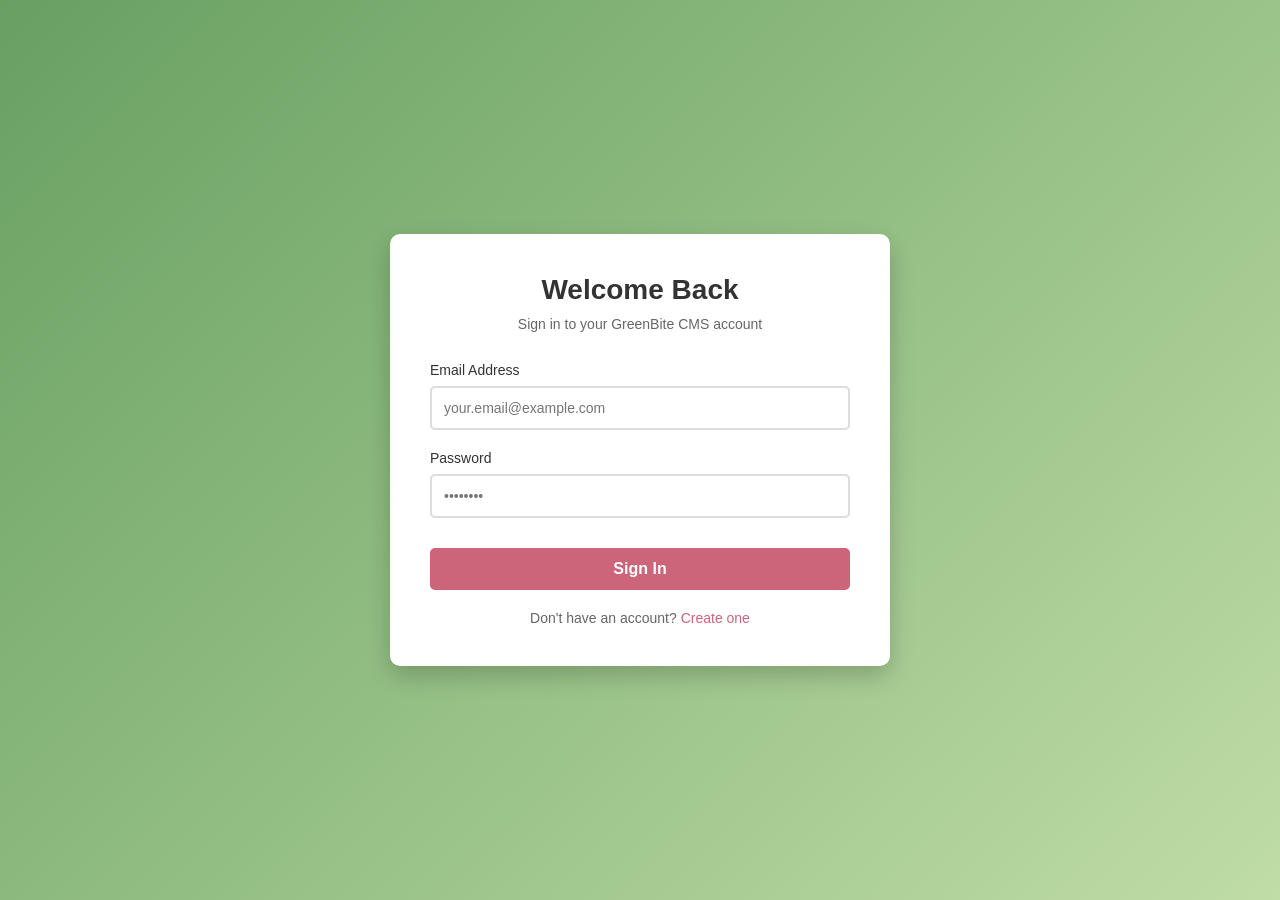
<file: index.html>
<!DOCTYPE html>
<html lang="en">
<head>
    <meta charset="UTF-8">
    <meta name="viewport" content="width=device-width, initial-scale=1.0">
    <title>GreenBite CMS - Authentication</title>
    <style>
        * {
            margin: 0;
            padding: 0;
            box-sizing: border-box;
        }

        body {
            font-family: 'Segoe UI', Tahoma, Geneva, Verdana, sans-serif;
            background: linear-gradient(135deg, #68a062 0%, #bfdda5 100%);
            min-height: 100vh;
            display: flex;
            justify-content: center;
            align-items: flex-start;
            padding: 20px;
        }

        body.login-view {
            align-items: center;
        }

        .container {
            width: 100%;
            max-width: 500px;
            display: none;
        }

        body.login-view .container {
            display: block;
        }

        .dashboard {
            width: 100%;
            max-width: 1400px;
            margin: 0 auto;
            background: white;
            border-radius: 10px;
            box-shadow: 0 10px 25px rgba(0, 0, 0, 0.2);
            display: none;
            animation: slideIn 0.3s ease-in-out;
            position: relative;
            z-index: 10;
        }

        .dashboard.active {
            display: flex;
            flex-direction: column;
        }

        @keyframes slideIn {
            from {
                opacity: 0;
                transform: translateY(20px);
            }
            to {
                opacity: 1;
                transform: translateY(0);
            }
        }

        .form-header {
            text-align: center;
            margin-bottom: 30px;
        }

        .form-header h2 {
            color: #333;
            margin-bottom: 10px;
            font-size: 28px;
        }

        .form-header p {
            color: #666;
            font-size: 14px;
        }

        .toggle-link {
            color: #cd657a;
            cursor: pointer;
            text-decoration: none;
            font-weight: 500;
        }

        .toggle-link:hover {
            text-decoration: underline;
        }

        .form-group {
            margin-bottom: 20px;
        }

        label {
            display: block;
            margin-bottom: 8px;
            color: #333;
            font-weight: 500;
            font-size: 14px;
        }

        input, select {
            width: 100%;
            padding: 12px;
            border: 2px solid #ddd;
            border-radius: 5px;
            font-size: 14px;
            transition: border-color 0.3s;
            font-family: inherit;
        }

        input:focus, select:focus {
            outline: none;
            border-color: #cd657a;
            background-color: #f8f9ff;
        }

        .role-selector {
            display: grid;
            grid-template-columns: 1fr 1fr 1fr;
            gap: 10px;
            margin-bottom: 20px;
        }

        .role-option {
            position: relative;
        }

        .role-option input[type="radio"] {
            display: none;
        }

        .role-option label {
            display: flex;
            align-items: center;
            justify-content: center;
            padding: 12px;
            border: 2px solid #ddd;
            border-radius: 5px;
            cursor: pointer;
            transition: all 0.3s;
            margin: 0;
            font-weight: 500;
            text-transform: capitalize;
        }

        .role-option input[type="radio"]:checked + label {
            background-color: #cd657a;
            color: white;
            border-color: #cd657a;
        }

        .btn {
            width: 100%;
            padding: 12px;
            border: none;
            border-radius: 5px;
            font-size: 16px;
            font-weight: 600;
            cursor: pointer;
            transition: all 0.3s;
            margin-top: 10px;
        }

        .btn-primary {
            background-color: #cd657a;
            color: white;
        }

        .btn-primary:hover {
            background-color: #70ab5f;
            transform: translateY(-2px);
            box-shadow: 0 5px 15px rgba(238, 135, 203, 0.4);
        }

        .btn-primary:active {
            transform: translateY(0);
        }

        .btn:disabled {
            opacity: 0.6;
            cursor: not-allowed;
        }

        .message {
            padding: 12px;
            border-radius: 5px;
            margin-bottom: 20px;
            font-size: 14px;
            display: none;
            animation: slideIn 0.3s ease-in-out;
        }

        .message.show {
            display: block;
        }

        .message.success {
            background-color: #d4edda;
            color: #155724;
            border: 1px solid #c3e6cb;
        }

        .message.error {
            background-color: #f8d7da;
            color: #721c24;
            border: 1px solid #f5c6cb;
        }

        .welcome-page {
            background: white;
            border-radius: 10px;
            box-shadow: 0 10px 25px rgba(0, 0, 0, 0.2);
            padding: 60px 40px;
            text-align: center;
            display: none;
            animation: slideIn 0.3s ease-in-out;
        }

        .welcome-page.active {
            display: block;
        }

        .welcome-icon {
            font-size: 80px;
            margin-bottom: 20px;
        }

        .welcome-page h1 {
            color: #333;
            margin-bottom: 10px;
            font-size: 36px;
        }

        .welcome-page .user-info {
            background: #f8f9ff;
            padding: 20px;
            border-radius: 5px;
            margin: 30px 0;
            text-align: left;
        }

        .user-info p {
            margin: 10px 0;
            color: #555;
        }

        .user-info strong {
            color: #333;
        }

        .role-badge {
            display: inline-block;
            padding: 8px 16px;
            border-radius: 20px;
            font-weight: 600;
            margin-top: 15px;
            text-transform: capitalize;
        }

        .role-badge.client {
            background-color: #d1ecf1;
            color: #0c5460;
        }

        .role-badge.planner {
            background-color: #fff3cd;
            color: #856404;
        }

        .role-badge.admin {
            background-color: #f8d7da;
            color: #721c24;
        }

        .btn-logout {
            background-color: #cd657a;
            margin-top: 30px;
        }

        .btn-logout:hover {
            background-color: #c82333;
        }

        .loading {
            display: none;
            text-align: center;
            color: #cd657a;
            font-size: 14px;
        }

        .spinner {
            display: inline-block;
            width: 20px;
            height: 20px;
            border: 3px solid #f3f3f3;
            border-top: 3px solid #cd657a;
            border-radius: 50%;
            animation: spin 1s linear infinite;
        }

        @keyframes spin {
            0% { transform: rotate(0deg); }
            100% { transform: rotate(360deg); }
        }

        .loading.show {
            display: block;
        }

        .form-container {
            background: white;
            border-radius: 10px;
            box-shadow: 0 10px 25px rgba(0, 0, 0, 0.2);
            padding: 40px;
            display: none;
        }

        .form-container.active {
            display: block;
            animation: slideIn 0.3s ease-in-out;
        }

        .dashboard-header {
            background: linear-gradient(135deg, #68a062 0%, #8bc34a 100%);
            color: white;
            padding: 30px;
            border-radius: 10px 10px 0 0;
            display: flex;
            justify-content: space-between;
            align-items: center;
        }

        .dashboard-header h1 {
            margin: 0;
            font-size: 28px;
        }

        .dashboard-header-info {
            text-align: right;
            font-size: 14px;
        }

        .dashboard-content {
            padding: 30px;
            display: grid;
            grid-template-columns: 1fr 1.2fr 1fr;
            gap: 25px;
            width: 100%;
        }

        .dashboard-section {
            min-width: 0;
        }

        .dashboard-section.user-section {
            grid-column: 1;
        }

        .dashboard-section.create-section {
            grid-column: 2;
        }

        .dashboard-section.events-section {
            grid-column: 3;
        }

        .user-info-panel {
            background: #f8f9ff;
            padding: 20px;
            border-radius: 8px;
            border-left: 4px solid #68a062;
            max-height: calc(100vh - 250px);
            overflow-y: auto;
        }

        .user-info-panel p {
            margin: 15px 0;
            font-size: 14px;
        }

        .user-info-panel strong {
            display: block;
            color: #333;
            margin-bottom: 5px;
            font-weight: 600;
        }

        .dashboard-section h2 {
            color: #333;
            margin-bottom: 20px;
            font-size: 22px;
            border-bottom: 2px solid #68a062;
            padding-bottom: 10px;
        }

        .create-event-form {
            background: #f8f9ff;
            padding: 20px;
            border-radius: 8px;
            margin-bottom: 0;
            max-height: calc(100vh - 250px);
            overflow-y: auto;
        }

        .form-row {
            display: grid;
            grid-template-columns: 1fr;
            gap: 15px;
            margin-bottom: 15px;
        }

        .form-row.full {
            grid-template-columns: 1fr;
        }

        .form-row.full-span {
            grid-column: 1 / -1;
        }

        .events-list {
            display: grid;
            gap: 15px;
            max-height: calc(100vh - 250px);
            overflow-y: auto;
        }

        .event-card {
            background: white;
            border: 2px solid #e0e0e0;
            border-radius: 8px;
            padding: 20px;
            transition: all 0.3s;
        }

        .event-card:hover {
            border-color: #68a062;
            box-shadow: 0 5px 15px rgba(104, 160, 98, 0.2);
        }

        .event-card-header {
            display: flex;
            justify-content: space-between;
            align-items: start;
            margin-bottom: 15px;
        }

        .event-card-title {
            font-size: 18px;
            font-weight: 600;
            color: #333;
        }

        .event-status-badge {
            display: inline-block;
            padding: 6px 12px;
            border-radius: 20px;
            font-size: 12px;
            font-weight: 600;
            text-transform: uppercase;
        }

        .status-initialised {
            background-color: #e3f2fd;
            color: #1976d2;
        }

        .status-payment-pending {
            background-color: #fff3e0;
            color: #f57c00;
        }

        .status-confirmed {
            background-color: #e8f5e9;
            color: #388e3c;
        }

        .status-cancelled {
            background-color: #ffebee;
            color: #d32f2f;
        }

        .event-card-details {
            display: grid;
            grid-template-columns: 1fr 1fr;
            gap: 15px;
            margin-bottom: 15px;
        }

        .event-detail {
            font-size: 14px;
            color: #555;
        }

        .event-detail strong {
            color: #333;
            display: block;
            margin-bottom: 5px;
        }

        .event-card-actions {
            display: flex;
            gap: 10px;
            justify-content: flex-end;
        }

        .btn-small {
            padding: 8px 16px;
            font-size: 13px;
            border-radius: 4px;
            border: none;
            cursor: pointer;
            transition: all 0.3s;
        }

        .btn-danger {
            background-color: #dc3545;
            color: white;
        }

        .btn-danger:hover {
            background-color: #c82333;
        }

        .empty-state {
            text-align: center;
            padding: 40px 20px;
            color: #999;
        }

        .empty-state-icon {
            font-size: 48px;
            margin-bottom: 15px;
        }

        .empty-state-text {
            font-size: 16px;
            margin-bottom: 5px;
        }

        @media (max-width: 600px) {
            .form-container {
                padding: 30px 20px;
            }

            .form-header h2 {
                font-size: 24px;
            }

            .role-selector {
                grid-template-columns: 1fr;
            }

            .welcome-page {
                padding: 40px 20px;
            }

            .welcome-page h1 {
                font-size: 28px;
            }

            .welcome-icon {
                font-size: 60px;
            }

            .dashboard-header {
                flex-direction: column;
                text-align: center;
            }

            .dashboard-header-info {
                text-align: center;
                margin-top: 15px;
            }

            .form-row {
                grid-template-columns: 1fr;
            }

            .event-card-details {
                grid-template-columns: 1fr;
            }

            .event-card-actions {
                flex-direction: column;
            }

            .btn-small {
                width: 100%;
            }

            .dashboard-content {
                padding: 20px;
                grid-template-columns: 1fr;
            }

            .dashboard-section.user-section,
            .dashboard-section.create-section,
            .dashboard-section.events-section {
                grid-column: 1;
            }
        }
    </style>
</head>
<body>
    <div class="container">
        <!-- Login Form -->
        <div class="form-container active" id="loginForm">
            <div class="form-header">
                <h2>Welcome Back</h2>
                <p>Sign in to your GreenBite CMS account</p>
            </div>

            <div class="message" id="loginMessage"></div>
            <div class="loading" id="loginLoading">
                <div class="spinner"></div>
                <p>Signing in...</p>
            </div>

            <form onsubmit="handleLogin(event)">
                <div class="form-group">
                    <label for="loginEmail">Email Address</label>
                    <input 
                        type="email" 
                        id="loginEmail" 
                        placeholder="your.email@example.com" 
                        required
                    >
                </div>

                <div class="form-group">
                    <label for="loginPassword">Password</label>
                    <input 
                        type="password" 
                        id="loginPassword" 
                        placeholder="••••••••" 
                        required
                    >
                </div>

                <button type="submit" class="btn btn-primary">Sign In</button>
            </form>

            <p style="text-align: center; margin-top: 20px; color: #666; font-size: 14px;">
                Don't have an account? 
                <span class="toggle-link" onclick="toggleForm('register')">Create one</span>
            </p>
        </div>

        <!-- Registration Form -->
        <div class="form-container" id="registerForm">
            <div class="form-header">
                <h2>Get Started</h2>
                <p>Create your GreenBite CMS account</p>
            </div>

            <div class="message" id="registerMessage"></div>
            <div class="loading" id="registerLoading">
                <div class="spinner"></div>
                <p>Creating account...</p>
            </div>

            <form onsubmit="handleRegister(event)">
                <div class="form-group">
                    <label for="registerUsername">Full Name</label>
                    <input 
                        type="text" 
                        id="registerUsername" 
                        placeholder="John Doe" 
                        required
                    >
                </div>

                <div class="form-group">
                    <label for="registerEmail">Email Address</label>
                    <input 
                        type="email" 
                        id="registerEmail" 
                        placeholder="your.email@example.com" 
                        required
                        onchange="checkEmailExists()"
                    >
                    <div style="font-size: 12px; color: #666; margin-top: 5px;" id="emailCheckMessage"></div>
                </div>

                <div class="form-group">
                    <label for="registerPassword">Password</label>
                    <input 
                        type="password" 
                        id="registerPassword" 
                        placeholder="••••••••" 
                        required
                    >
                </div>

                <div class="form-group">
                    <label>Select Your Role</label>
                    <div class="role-selector">
                        <div class="role-option">
                            <input 
                                type="radio" 
                                id="roleClient" 
                                name="role" 
                                value="client" 
                                checked
                            >
                            <label for="roleClient">Client</label>
                        </div>
                        <div class="role-option">
                            <input 
                                type="radio" 
                                id="rolePlanner" 
                                name="role" 
                                value="planner"
                            >
                            <label for="rolePlanner">Planner</label>
                        </div>
                        <div class="role-option">
                            <input 
                                type="radio" 
                                id="roleAdmin" 
                                name="role" 
                                value="admin"
                            >
                            <label for="roleAdmin">Admin</label>
                        </div>
                    </div>
                </div>

                <button type="submit" class="btn btn-primary">Create Account</button>
            </form>

            <p style="text-align: center; margin-top: 20px; color: #666; font-size: 14px;">
                Already have an account? 
                <span class="toggle-link" onclick="toggleForm('login')">Sign in</span>
            </p>
        </div>

        <!-- Welcome Page (for Planner and Admin) -->
        <div class="welcome-page" id="welcomePage">
            <div class="welcome-icon" id="welcomeIcon">👋</div>
            <h1>Welcome!</h1>
            <p id="welcomeMessage" style="color: #666; font-size: 16px; margin-bottom: 20px;"></p>

            <div class="user-info">
                <p><strong>Name:</strong> <span id="displayName"></span></p>
                <p><strong>Email:</strong> <span id="displayEmail"></span></p>
                <p><strong>Role:</strong> <span id="displayRole"></span></p>
            </div>

            <div class="role-badge" id="roleBadge"></div>

            <button type="button" class="btn btn-primary btn-logout" onclick="logout()">Sign Out</button>
        </div>
    </div>

    <!-- Client Dashboard (Outside container for full width) -->
    <div class="dashboard" id="clientDashboard">
            <div class="dashboard-header">
                <div>
                    <h1>📋 Your Events</h1>
                </div>
                <div class="dashboard-header-info">
                    <div id="dashboardUserName"></div>
                    <div id="dashboardUserEmail" style="font-size: 12px; margin-top: 5px;"></div>
                </div>
            </div>

            <div class="dashboard-content">
                <!-- User Information Section (LEFT) -->
                <div class="dashboard-section user-section">
                    <h2>Your Profile</h2>
                    <div class="user-info-panel">
                        <p>
                            <strong>👤 Name</strong>
                            <span id="dashboardDisplayName"></span>
                        </p>
                        <p>
                            <strong>📧 Email</strong>
                            <span id="dashboardDisplayEmail"></span>
                        </p>
                        <p style="margin-top: 20px;">
                            <strong>📊 Statistics</strong>
                            <span id="dashboardEventCount">0 events</span>
                        </p>
                        <button type="button" class="btn btn-primary btn-logout" onclick="logout()" style="width: 100%; margin-top: 20px;">Sign Out</button>
                    </div>
                </div>

                <!-- Create Event Section (MIDDLE) -->
                <div class="dashboard-section create-section">
                    <h2>Create New Event</h2>
                    <div class="create-event-form">
                        <div class="message" id="createEventMessage"></div>
                        <div class="loading" id="createEventLoading">
                            <div class="spinner"></div>
                            <p>Creating event...</p>
                        </div>

                        <form onsubmit="handleCreateEvent(event)">
                            <div class="form-group">
                                <label for="eventDate">Event Date & Time</label>
                                <input 
                                    type="datetime-local" 
                                    id="eventDate" 
                                    required
                                >
                            </div>

                            <div class="form-group">
                                <label for="eventLocation">Location</label>
                                <input 
                                    type="text" 
                                    id="eventLocation" 
                                    placeholder="Event location"
                                >
                            </div>

                            <div class="form-group">
                                <label for="eventPrice">Estimated Budget ($)</label>
                                <input 
                                    type="number" 
                                    id="eventPrice" 
                                    placeholder="0.00"
                                    step="0.01"
                                    min="0"
                                >
                            </div>

                            <div class="form-group">
                                <label for="eventNotes">Notes</label>
                                <textarea 
                                    id="eventNotes" 
                                    placeholder="Add any notes about your event..."
                                    style="width: 100%; padding: 12px; border: 2px solid #ddd; border-radius: 5px; font-size: 14px; font-family: inherit; resize: vertical; min-height: 100px;"
                                ></textarea>
                            </div>

                            <button type="submit" class="btn btn-primary" style="width: 100%; margin-top: 15px;">Create Event</button>
                        </form>
                    </div>
                </div>

                <!-- Events List Section (RIGHT) -->
                <div class="dashboard-section events-section">
                    <h2>Your Events</h2>
                    <div id="eventsContainer">
                        <div class="empty-state">
                            <div class="empty-state-icon">📭</div>
                            <div class="empty-state-text">No events yet</div>
                            <div style="font-size: 13px; color: #bbb;">Create your first event in the middle</div>
                        </div>
                    </div>
                </div>
            </div>
        </div>
    </div>

    <script>
        const API_URL = 'http://localhost:5000/api';

        // Role configurations
        const roleConfig = {
            client: {
                icon: '👤',
                message: 'You are logged in as a Client. You can request events and manage your bookings.'
            },
            planner: {
                icon: '📋',
                message: 'You are logged in as an Event Planner. You can view and manage assigned events.'
            },
            admin: {
                icon: '👨‍💼',
                message: 'You are logged in as an Administrator. You have full access to the system.'
            }
        };

        function toggleForm(form) {
            const loginForm = document.getElementById('loginForm');
            const registerForm = document.getElementById('registerForm');

            if (form === 'login') {
                loginForm.classList.add('active');
                registerForm.classList.remove('active');
                clearMessages();
            } else {
                registerForm.classList.add('active');
                loginForm.classList.remove('active');
                clearMessages();
            }
        }

        function clearMessages() {
            document.getElementById('loginMessage').classList.remove('show', 'success', 'error');
            document.getElementById('registerMessage').classList.remove('show', 'success', 'error');
            document.getElementById('emailCheckMessage').textContent = '';
        }

        function showMessage(elementId, message, type) {
            const messageEl = document.getElementById(elementId);
            messageEl.textContent = message;
            messageEl.classList.add('show', type);
        }

        function showLoading(elementId, show) {
            const loadingEl = document.getElementById(elementId);
            if (show) {
                loadingEl.classList.add('show');
            } else {
                loadingEl.classList.remove('show');
            }
        }

        async function checkEmailExists() {
            const email = document.getElementById('registerEmail').value;
            const messageEl = document.getElementById('emailCheckMessage');

            if (!email) {
                messageEl.textContent = '';
                return;
            }

            try {
                const response = await fetch(`${API_URL}/check-email`, {
                    method: 'POST',
                    headers: {
                        'Content-Type': 'application/json'
                    },
                    body: JSON.stringify({ email })
                });

                const data = await response.json();

                if (data.exists) {
                    messageEl.textContent = '❌ This email is already registered';
                    messageEl.style.color = '#dc3545';
                } else {
                    messageEl.textContent = '✓ Email is available';
                    messageEl.style.color = '#28a745';
                }
            } catch (error) {
                messageEl.textContent = '';
            }
        }

        async function handleLogin(event) {
            event.preventDefault();

            const email = document.getElementById('loginEmail').value;
            const password = document.getElementById('loginPassword').value;

            if (!email || !password) {
                showMessage('loginMessage', 'Please fill in all fields', 'error');
                return;
            }

            showLoading('loginLoading', true);

            try {
                const response = await fetch(`${API_URL}/login`, {
                    method: 'POST',
                    headers: {
                        'Content-Type': 'application/json'
                    },
                    body: JSON.stringify({ email, password })
                });

                const data = await response.json();

                if (data.success) {
                    // Store user data in session storage
                    sessionStorage.setItem('user', JSON.stringify(data.user));
                    
                    // Show welcome page
                    showWelcomePage(data.user);
                    showMessage('loginMessage', 'Login successful! Redirecting...', 'success');
                } else {
                    showMessage('loginMessage', data.message || 'Login failed', 'error');
                }
            } catch (error) {
                showMessage('loginMessage', 'Error connecting to server: ' + error.message, 'error');
            } finally {
                showLoading('loginLoading', false);
            }
        }

        async function handleRegister(event) {
            event.preventDefault();

            const username = document.getElementById('registerUsername').value;
            const email = document.getElementById('registerEmail').value;
            const password = document.getElementById('registerPassword').value;
            const role = document.querySelector('input[name="role"]:checked').value;

            if (!username || !email || !password) {
                showMessage('registerMessage', 'Please fill in all fields', 'error');
                return;
            }

            // Check password strength
            if (password.length < 6) {
                showMessage('registerMessage', 'Password must be at least 6 characters', 'error');
                return;
            }

            showLoading('registerLoading', true);

            try {
                const response = await fetch(`${API_URL}/register`, {
                    method: 'POST',
                    headers: {
                        'Content-Type': 'application/json'
                    },
                    body: JSON.stringify({
                        username,
                        email,
                        password,
                        role
                    })
                });

                const data = await response.json();

                if (data.success) {
                    showMessage('registerMessage', data.message + ' Redirecting to login...', 'success');
                    
                    // Auto-populate login form and switch to it
                    setTimeout(() => {
                        document.getElementById('loginEmail').value = email;
                        document.getElementById('loginPassword').value = password;
                        toggleForm('login');
                    }, 1500);
                } else {
                    showMessage('registerMessage', data.message || 'Registration failed', 'error');
                }
            } catch (error) {
                showMessage('registerMessage', 'Error connecting to server: ' + error.message, 'error');
            } finally {
                showLoading('registerLoading', false);
            }
        }

        function showWelcomePage(user) {
            const loginForm = document.getElementById('loginForm');
            const registerForm = document.getElementById('registerForm');
            const welcomePage = document.getElementById('welcomePage');
            const clientDashboard = document.getElementById('clientDashboard');

            loginForm.classList.remove('active');
            registerForm.classList.remove('active');

            // If client, show dashboard; otherwise show welcome page
            if (user.role === 'client') {
                welcomePage.classList.remove('active');
                clientDashboard.classList.add('active');
                document.body.classList.remove('login-view');
                
                // Populate dashboard info
                document.getElementById('dashboardUserName').textContent = user.username;
                document.getElementById('dashboardUserEmail').textContent = user.email;
                document.getElementById('dashboardDisplayName').textContent = user.username;
                document.getElementById('dashboardDisplayEmail').textContent = user.email;
                
                // Load events
                loadClientEvents(user.id);
            } else {
                clientDashboard.classList.remove('active');
                welcomePage.classList.add('active');
                document.body.classList.add('login-view');

                // Update welcome page with user data
                const config = roleConfig[user.role] || roleConfig.client;
                document.getElementById('welcomeIcon').textContent = config.icon;
                document.getElementById('welcomeMessage').textContent = config.message;
                document.getElementById('displayName').textContent = user.username;
                document.getElementById('displayEmail').textContent = user.email;
                document.getElementById('displayRole').textContent = user.roleDisplay;

                const roleBadge = document.getElementById('roleBadge');
                roleBadge.textContent = user.role.toUpperCase();
                roleBadge.className = `role-badge ${user.role}`;
            }
        }

        async function loadClientEvents(userId) {
            try {
                const response = await fetch(`${API_URL}/client/events?user_id=${userId}`);
                const data = await response.json();

                if (data.success) {
                    displayEvents(data.events);
                    updateEventCount(data.events.length);
                } else {
                    displayEvents([]);
                    updateEventCount(0);
                }
            } catch (error) {
                console.error('Error loading events:', error);
                displayEvents([]);
                updateEventCount(0);
            }
        }

        function updateEventCount(count) {
            document.getElementById('dashboardEventCount').textContent = count + ' ' + (count === 1 ? 'event' : 'events');
        }

        function displayEvents(events) {
            const container = document.getElementById('eventsContainer');

            if (events.length === 0) {
                container.innerHTML = `
                    <div class="empty-state">
                        <div class="empty-state-icon">📭</div>
                        <div class="empty-state-text">No events yet</div>
                        <div style="font-size: 13px; color: #bbb;">Create your first event above to get started</div>
                    </div>
                `;
                return;
            }

            container.innerHTML = '<div class="events-list">' + events.map(event => {
                const eventDate = new Date(event.event_date);
                const formattedDate = eventDate.toLocaleDateString('en-US', {
                    year: 'numeric',
                    month: 'short',
                    day: 'numeric',
                    hour: '2-digit',
                    minute: '2-digit'
                });

                const statusClass = `status-${event.status.toLowerCase().replace(/ /g, '-')}`;

                return `
                    <div class="event-card">
                        <div class="event-card-header">
                            <div class="event-card-title">Event #${event.id}</div>
                            <div class="event-status-badge ${statusClass}">${event.status}</div>
                        </div>
                        <div class="event-card-details">
                            <div class="event-detail">
                                <strong>📅 Date & Time</strong>
                                ${formattedDate}
                            </div>
                            <div class="event-detail">
                                <strong>💰 Budget</strong>
                                $${event.price_total.toFixed(2)}
                            </div>
                            <div class="event-detail">
                                <strong>📍 Location</strong>
                                ${event.location || 'Not specified'}
                            </div>
                            <div class="event-detail">
                                <strong>✓ Payment</strong>
                                ${event.payment_confirmed ? '✅ Confirmed' : '⏳ Pending'}
                            </div>
                            ${event.notes ? `
                                <div class="event-detail" style="grid-column: 1 / -1;">
                                    <strong>📝 Notes</strong>
                                    ${event.notes}
                                </div>
                            ` : ''}
                        </div>
                        <div class="event-card-actions">
                            ${event.status_code !== 10 ? `
                                <button class="btn-small btn-danger" onclick="cancelEvent(${event.id})">Cancel Event</button>
                            ` : ''}
                        </div>
                    </div>
                `;
            }).join('') + '</div>';
        }

        async function handleCreateEvent(event) {
            event.preventDefault();

            const user = JSON.parse(sessionStorage.getItem('user'));
            const eventDate = document.getElementById('eventDate').value;
            const location = document.getElementById('eventLocation').value;
            const notes = document.getElementById('eventNotes').value;
            const price = document.getElementById('eventPrice').value || 0;

            if (!eventDate) {
                showMessage('createEventMessage', 'Please select an event date', 'error');
                return;
            }

            // Convert datetime-local to ISO format
            const isoDate = new Date(eventDate).toISOString();

            showLoading('createEventLoading', true);

            try {
                const response = await fetch(`${API_URL}/client/create-event`, {
                    method: 'POST',
                    headers: {
                        'Content-Type': 'application/json'
                    },
                    body: JSON.stringify({
                        user_id: user.id,
                        event_date: eventDate,
                        location: location || null,
                        notes: notes || null,
                        price_total: parseFloat(price)
                    })
                });

                const data = await response.json();

                if (data.success) {
                    showMessage('createEventMessage', 'Event created successfully!', 'success');
                    document.getElementById('eventDate').value = '';
                    document.getElementById('eventLocation').value = '';
                    document.getElementById('eventNotes').value = '';
                    document.getElementById('eventPrice').value = '';

                    // Reload events
                    setTimeout(() => {
                        loadClientEvents(user.id);
                        document.getElementById('createEventMessage').classList.remove('show');
                    }, 1500);
                } else {
                    showMessage('createEventMessage', data.message || 'Failed to create event', 'error');
                }
            } catch (error) {
                showMessage('createEventMessage', 'Error: ' + error.message, 'error');
            } finally {
                showLoading('createEventLoading', false);
            }
        }

        async function cancelEvent(eventId) {
            if (!confirm('Are you sure you want to cancel this event?')) {
                return;
            }

            const user = JSON.parse(sessionStorage.getItem('user'));

            try {
                const response = await fetch(`${API_URL}/client/cancel-event`, {
                    method: 'POST',
                    headers: {
                        'Content-Type': 'application/json'
                    },
                    body: JSON.stringify({
                        user_id: user.id,
                        event_id: eventId
                    })
                });

                const data = await response.json();

                if (data.success) {
                    // Reload events
                    loadClientEvents(user.id);
                } else {
                    alert('Failed to cancel event: ' + data.message);
                }
            } catch (error) {
                alert('Error: ' + error.message);
            }
        }

        function logout() {
            console.log('Logout function called');
            
            // Clear session storage
            sessionStorage.removeItem('user');
            console.log('Session storage cleared');

            // Reset forms - find actual form elements within containers
            const loginFormContainer = document.getElementById('loginForm');
            const registerFormContainer = document.getElementById('registerForm');
            
            if (loginFormContainer) {
                const loginForm = loginFormContainer.querySelector('form');
                if (loginForm) loginForm.reset();
            }
            
            if (registerFormContainer) {
                const registerForm = registerFormContainer.querySelector('form');
                if (registerForm) registerForm.reset();
            }
            console.log('Forms reset');

            // Show login form
            document.getElementById('loginForm').classList.add('active');
            document.getElementById('welcomePage').classList.remove('active');
            document.getElementById('clientDashboard').classList.remove('active');
            document.body.classList.add('login-view');
            console.log('Login view activated');

            clearMessages();
            console.log('Messages cleared - logout complete');
        }

        // Check if user is already logged in on page load
        window.addEventListener('DOMContentLoaded', () => {
            const user = sessionStorage.getItem('user');
            if (user) {
                showWelcomePage(JSON.parse(user));
            } else {
                document.body.classList.add('login-view');
            }
        });
    </script>
</body>
</html>
</file>
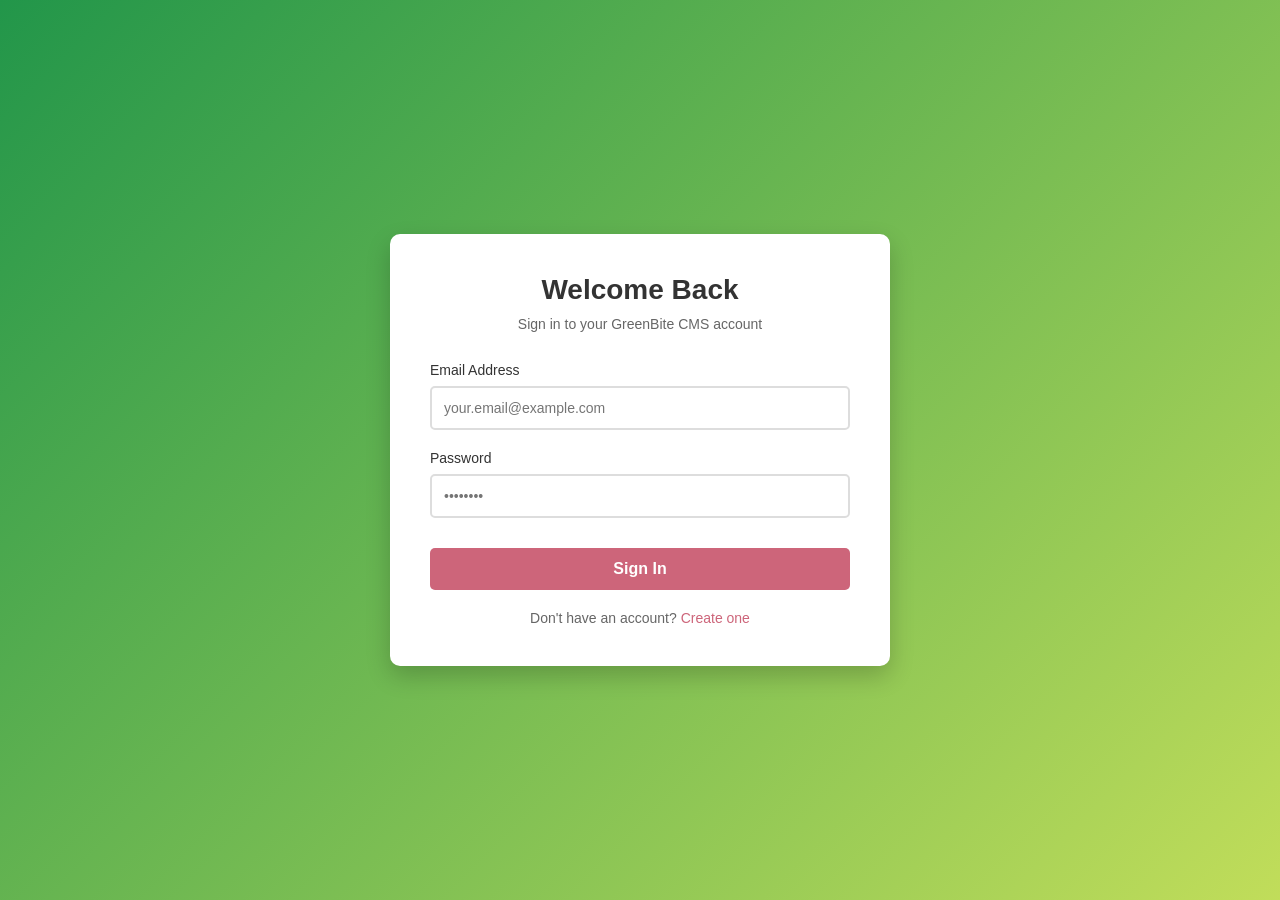
<file: src/web/index.html>
<!DOCTYPE html>
<html lang="en">
<head>
    <meta charset="UTF-8">
    <meta name="viewport" content="width=device-width, initial-scale=1.0">
    <title>GreenBite CMS - Authentication</title>
    <link rel="stylesheet" href="styles.css">
</head>
<body>
    <div class="container">
        <!-- Login Form -->
        <div class="form-container active" id="loginForm">
            <div class="form-header">
                <h2>Welcome Back</h2>
                <p>Sign in to your GreenBite CMS account</p>
            </div>

            <div class="message" id="loginMessage"></div>
            <div class="loading" id="loginLoading">
                <div class="spinner"></div>
                <p>Signing in...</p>
            </div>

            <form onsubmit="handleLogin(event)">
                <div class="form-group">
                    <label for="loginEmail">Email Address</label>
                    <input 
                        type="email" 
                        id="loginEmail" 
                        placeholder="your.email@example.com" 
                        required
                    >
                </div>

                <div class="form-group">
                    <label for="loginPassword">Password</label>
                    <input 
                        type="password" 
                        id="loginPassword" 
                        placeholder="••••••••" 
                        required
                    >
                </div>

                <button type="submit" class="btn btn-primary">Sign In</button>
            </form>

            <p style="text-align: center; margin-top: 20px; color: #666; font-size: 14px;">
                Don't have an account? 
                <span class="toggle-link" onclick="toggleForm('register')">Create one</span>
            </p>
        </div>

        <!-- Registration Form -->
        <div class="form-container" id="registerForm">
            <div class="form-header">
                <h2>Get Started</h2>
                <p>Create your GreenBite CMS account</p>
            </div>

            <div class="message" id="registerMessage"></div>
            <div class="loading" id="registerLoading">
                <div class="spinner"></div>
                <p>Creating account...</p>
            </div>

            <form onsubmit="handleRegister(event)">
                <div class="form-group">
                    <label for="registerUsername">Full Name</label>
                    <input 
                        type="text" 
                        id="registerUsername" 
                        placeholder="John Doe" 
                        required
                    >
                </div>

                <div class="form-group">
                    <label for="registerEmail">Email Address</label>
                    <input 
                        type="email" 
                        id="registerEmail" 
                        placeholder="your.email@example.com" 
                        required
                        onchange="checkEmailExists()"
                    >
                    <div style="font-size: 12px; color: #666; margin-top: 5px;" id="emailCheckMessage"></div>
                </div>

                <div class="form-group">
                    <label for="registerPassword">Password</label>
                    <input 
                        type="password" 
                        id="registerPassword" 
                        placeholder="••••••••" 
                        required
                    >
                </div>

                <div class="form-group">
                    <label>Select Your Role</label>
                    <div class="role-selector">
                        <div class="role-option">
                            <input 
                                type="radio" 
                                id="roleClient" 
                                name="role" 
                                value="client" 
                                checked
                            >
                            <label for="roleClient">Client</label>
                        </div>
                        <div class="role-option">
                            <input 
                                type="radio" 
                                id="rolePlanner" 
                                name="role" 
                                value="planner"
                            >
                            <label for="rolePlanner">Planner</label>
                        </div>
                        <div class="role-option">
                            <input 
                                type="radio" 
                                id="roleAdmin" 
                                name="role" 
                                value="admin"
                            >
                            <label for="roleAdmin">Admin</label>
                        </div>
                    </div>
                </div>

                <button type="submit" class="btn btn-primary">Create Account</button>
            </form>

            <p style="text-align: center; margin-top: 20px; color: #666; font-size: 14px;">
                Already have an account? 
                <span class="toggle-link" onclick="toggleForm('login')">Sign in</span>
            </p>
        </div>

        <!-- Welcome Page (for Planner and Admin) -->
        <div class="welcome-page" id="welcomePage">
            <div class="welcome-icon" id="welcomeIcon">👋</div>
            <h1>Welcome!</h1>
            <p id="welcomeMessage" style="color: #666; font-size: 16px; margin-bottom: 20px;"></p>

            <div class="user-info">
                <p><strong>Name:</strong> <span id="displayName"></span></p>
                <p><strong>Email:</strong> <span id="displayEmail"></span></p>
                <p><strong>Role:</strong> <span id="displayRole"></span></p>
            </div>

            <div class="role-badge" id="roleBadge"></div>

            <button type="button" class="btn btn-primary btn-logout" onclick="logout()">Sign Out</button>
        </div>
    </div>

    <!-- Client Dashboard (Outside container for full width) -->
    <div class="dashboard" id="clientDashboard">
            <div class="dashboard-header">
                <div>
                    <h1>📋 Your Events</h1>
                </div>
                <div class="dashboard-header-info">
                    <div id="dashboardUserName"></div>
                    <div id="dashboardUserEmail" style="font-size: 12px; margin-top: 5px;"></div>
                </div>
            </div>

            <div class="dashboard-content">
                <!-- User Information Section (LEFT) -->
                <div class="dashboard-section user-section">
                    <h2>Your Profile</h2>
                    <div class="user-info-panel">
                        <p>
                            <strong>👤 Name</strong>
                            <span id="dashboardDisplayName"></span>
                        </p>
                        <p>
                            <strong>📧 Email</strong>
                            <span id="dashboardDisplayEmail"></span>
                        </p>
                        <p style="margin-top: 20px;">
                            <strong>📊 Statistics</strong>
                            <span id="dashboardEventCount">0 events</span>
                        </p>
                        <button type="button" class="btn btn-primary btn-logout" onclick="logout()" style="width: 100%; margin-top: 20px;">Sign Out</button>
                    </div>
                </div>

                <!-- Create Event Section (MIDDLE) -->
                <div class="dashboard-section create-section">
                    <h2>Create New Event</h2>
                    <div class="create-event-form">
                        <div class="message" id="createEventMessage"></div>
                        <div class="loading" id="createEventLoading">
                            <div class="spinner"></div>
                            <p>Creating event...</p>
                        </div>

                        <form onsubmit="handleCreateEvent(event)">
                            <div class="form-group">
                                <label for="eventTitle">Event Title</label>
                                <input 
                                    type="text" 
                                    id="eventTitle" 
                                    placeholder="Enter event title"
                                    required
                                >
                            </div>

                            <div class="form-group">
                                <label for="eventDate">Event Date & Time</label>
                                <input 
                                    type="datetime-local" 
                                    id="eventDate" 
                                    required
                                >
                            </div>

                            <div class="form-group">
                                <label for="eventLocation">Location</label>
                                <input 
                                    type="text" 
                                    id="eventLocation" 
                                    placeholder="Event location"
                                >
                            </div>

                            <div class="form-group">
                                <label for="eventPrice">Estimated Budget ($)</label>
                                <input 
                                    type="number" 
                                    id="eventPrice" 
                                    placeholder="0.00"
                                    step="0.01"
                                    min="0"
                                >
                            </div>

                            <div class="form-group">
                                <label for="eventNotes">Notes</label>
                                <textarea 
                                    id="eventNotes" 
                                    placeholder="Add any notes about your event..."
                                    style="width: 100%; padding: 12px; border: 2px solid #ddd; border-radius: 5px; font-size: 14px; font-family: inherit; resize: vertical; min-height: 100px;"
                                ></textarea>
                            </div>

                            <button type="submit" class="btn btn-primary" style="width: 100%; margin-top: 15px;">Create Event</button>
                        </form>
                    </div>
                </div>

                <!-- Events List Section (RIGHT) -->
                <div class="dashboard-section events-section">
                    <h2>Your Events</h2>
                    <div id="eventsContainer">
                        <div class="empty-state">
                            <div class="empty-state-icon">📭</div>
                            <div class="empty-state-text">No events yet</div>
                            <div style="font-size: 13px; color: #bbb;">Create your first event in the middle</div>
                        </div>
                    </div>
                </div>
            </div>
        </div>
    </div>

    <!-- Planner Landing Page -->
    <div class="planner-landing" id="plannerLanding">
        <div class="planner-profile-card">
            <div style="display: flex; align-items: center; flex: 1;">
                <div class="planner-profile-avatar">🧑‍💻</div>
                <div class="planner-profile-info">
                    <div class="planner-profile-name" id="plannerLandingName"></div>
                    <div class="planner-profile-email" id="plannerLandingEmail"></div>
                    <div class="planner-profile-stats" id="plannerLandingStats">
                        <span>📅 </span><span id="plannerLandingEventCount">0 events</span> <span>assigned</span>
                    </div>
                </div>
            </div>
            <button class="planner-logout-btn" onclick="logout()">Sign Out</button>
        </div>

        <div class="planner-systems-grid">
            <div class="system-card" onclick="navigateToPlannerSystem('booking')">
                <div class="system-card-icon">📅</div>
                <div class="system-card-name">Events</div>
                <div class="system-card-description">Manage and view assigned events</div>
            </div>

            <div class="system-card" onclick="navigateToPlannerSystem('inventory')">
                <div class="system-card-icon">📦</div>
                <div class="system-card-name">Inventory</div>
                <div class="system-card-description">Check-out inventory items & submit RTP</div>
            </div>

            <div class="system-card" onclick="navigateToPlannerSystem('finance')">
                <div class="system-card-icon">💰</div>
                <div class="system-card-name">Finance</div>
                <div class="system-card-description">View events finance reports, paychecks & submit expense claims</div>
            </div>

            <div class="system-card" onclick="navigateToPlannerSystem('timetable')">
                <div class="system-card-icon">⏰</div>
                <div class="system-card-name">Timetable</div>
                <div class="system-card-description">View your assigned weekly schedule </div>
            </div>

            <div class="system-card" onclick="navigateToPlannerSystem('chat')">
                <div class="system-card-icon">💬</div>
                <div class="system-card-name">Chat</div>
                <div class="system-card-description">Team communication and messaging</div>
            </div>

            <div class="system-card" onclick="navigateToPlannerSystem('delivery')">
                <div class="system-card-icon">🚚</div>
                <div class="system-card-name">Delivery</div>
                <div class="system-card-description">Track deliveries</div>
            </div>
        </div>
    </div>

    <!-- Admin Landing Page -->
    <div class="planner-landing" id="adminLanding">
        <div class="planner-profile-card">
            <div style="display: flex; align-items: center; flex: 1;">
                <div class="planner-profile-avatar">👨‍💼</div>
                <div class="planner-profile-info">
                    <div class="planner-profile-name" id="adminLandingName"></div>
                    <div class="planner-profile-email" id="adminLandingEmail"></div>
                    <div class="planner-profile-stats" id="adminLandingStats">
                        <span>📊 </span><span id="adminLandingEventCount">0 events</span> <span>in system</span>
                    </div>
                </div>
            </div>
            <button class="planner-logout-btn" onclick="logout()">Sign Out</button>
        </div>

        <div class="planner-systems-grid">
            <div class="system-card" onclick="navigateToAdminSystem('booking')">
                <div class="system-card-icon">📅</div>
                <div class="system-card-name">Events</div>
                <div class="system-card-description">Manage all events and assign to planners</div>
            </div>

            <div class="system-card" onclick="navigateToAdminSystem('planners')">
                <div class="system-card-icon">👥</div>
                <div class="system-card-name">Planners</div>
                <div class="system-card-description">Manage planner accounts and assignments</div>
            </div>

            <div class="system-card" onclick="navigateToAdminSystem('clients')">
                <div class="system-card-icon">👤</div>
                <div class="system-card-name">Clients</div>
                <div class="system-card-description">Manage client accounts and bookings</div>
            </div>

            <div class="system-card" onclick="navigateToAdminSystem('analytics')">
                <div class="system-card-icon">📈</div>
                <div class="system-card-name">Analytics</div>
                <div class="system-card-description">View system analytics and reports</div>
            </div>

            <div class="system-card" onclick="navigateToAdminSystem('finance')">
                <div class="system-card-icon">💰</div>
                <div class="system-card-name">Finance</div>
                <div class="system-card-description">Financial management and payments</div>
            </div>

            <div class="system-card" onclick="navigateToAdminSystem('configure')">
                <div class="system-card-icon">⚙️</div>
                <div class="system-card-name">Configure CMS</div>
                <div class="system-card-description">System settings and configuration</div>
            </div>
        </div>
    </div>

    <!-- Admin Events Grid Page -->
    <div class="dashboard" id="adminEventsDashboard">
        <div class="dashboard-header">
            <div>
                <h1>📅 All Events</h1>
            </div>
            <div class="dashboard-header-info">
                <div id="adminDashboardUserName"></div>
                <div id="adminDashboardUserEmail" style="font-size: 12px; margin-top: 5px;"></div>
            </div>
        </div>

        <div style="padding: 30px; display: flex; flex-direction: column; gap: 20px;">
            <button type="button" class="btn-back" onclick="navigateToAdminLanding()" title="Back to admin main" style="width: 100px; margin-bottom: 10px;">Back</button>
            
            <div id="adminEventsGridContainer" style="display: grid; grid-template-columns: repeat(auto-fill, minmax(350px, 1fr)); gap: 20px;">
                <!-- Events will be loaded here -->
            </div>
        </div>
    </div>

    <!-- Planner Dashboard (Outside container for full width) -->
    <div class="dashboard" id="plannerDashboard">
            <div class="dashboard-header">
                <div>
                    <h1>📋 Assigned Events</h1>
                </div>
                <div class="dashboard-header-info">
                    <div id="plannerDashboardUserName"></div>
                    <div id="plannerDashboardUserEmail" style="font-size: 12px; margin-top: 5px;"></div>
                </div>
            </div>

            <div class="dashboard-content">
                <!-- User Information Section (LEFT) -->
                <div class="dashboard-section user-section">
                    <h2>Your Profile</h2>
                    <div class="user-info-panel">
                        <p>
                            <strong>👤 Name</strong>
                            <span id="plannerDashboardDisplayName"></span>
                        </p>
                        <p>
                            <strong>📧 Email</strong>
                            <span id="plannerDashboardDisplayEmail"></span>
                        </p>
                        <p style="margin-top: 20px;">
                            <strong>📊 Assigned Events</strong>
                            <span id="plannerEventCount">0 events</span>
                        </p>
                        <button type="button" class="btn-back" onclick="navigateToPlannerLanding()" title="Back to main" style="width: 100%; margin-top: 20px;">Back</button>
                    </div>
                </div>

                <!-- Next Event Section (MIDDLE) -->
                <div class="dashboard-section create-section">
                    <h2>Next Event</h2>
                    <div id="nextEventContainer">
                        <div class="empty-state">
                            <div class="empty-state-icon">📭</div>
                            <div class="empty-state-text">No upcoming events</div>
                            <div style="font-size: 13px; color: #bbb;">You have no assigned events yet</div>
                        </div>
                    </div>
                </div>

                <!-- All Events Section (RIGHT) -->
                <div class="dashboard-section events-section">
                    <h2>All Assigned Events</h2>
                    <div id="plannerEventsContainer">
                        <div class="empty-state">
                            <div class="empty-state-icon">📭</div>
                            <div class="empty-state-text">No events assigned</div>
                            <div style="font-size: 13px; color: #bbb;">Check back later for new assignments</div>
                        </div>
                    </div>
                </div>
            </div>
        </div>
    </div>

    <script src="app.js"></script>
</body>
</html>
</file>
<file: src/web/styles.css>
* {
    margin: 0;
    padding: 0;
    box-sizing: border-box;
}

body {
    font-family: 'Segoe UI', Tahoma, Geneva, Verdana, sans-serif;
    background: linear-gradient(135deg, #22964a 0%, #c1dd5a 100%);
    min-height: 100vh;
    display: flex;
    justify-content: center;
    align-items: flex-start;
    padding: 20px;
}

body.login-view {
    align-items: center;
}

.container {
    width: 100%;
    max-width: 500px;
    display: none;
}

body.login-view .container {
    display: block;
}

.dashboard {
    width: 100%;
    max-width: 1400px;
    margin: 0 auto;
    background: white;
    border-radius: 10px;
    box-shadow: 0 10px 25px rgba(0, 0, 0, 0.2);
    display: none;
    animation: slideIn 0.3s ease-in-out;
    position: relative;
    z-index: 10;
}

.dashboard.active {
    display: flex;
    flex-direction: column;
}

@keyframes slideIn {
    from {
        opacity: 0;
        transform: translateY(20px);
    }
    to {
        opacity: 1;
        transform: translateY(0);
    }
}

.form-header {
    text-align: center;
    margin-bottom: 30px;
}

.form-header h2 {
    color: #333;
    margin-bottom: 10px;
    font-size: 28px;
}

.form-header p {
    color: #666;
    font-size: 14px;
}

.toggle-link {
    color: #cd657a;
    cursor: pointer;
    text-decoration: none;
    font-weight: 500;
}

.toggle-link:hover {
    text-decoration: underline;
}

.form-group {
    margin-bottom: 20px;
}

label {
    display: block;
    margin-bottom: 8px;
    color: #333;
    font-weight: 500;
    font-size: 14px;
}

input, select {
    width: 100%;
    padding: 12px;
    border: 2px solid #ddd;
    border-radius: 5px;
    font-size: 14px;
    transition: border-color 0.3s;
    font-family: inherit;
}

input:focus, select:focus {
    outline: none;
    border-color: #cd657a;
    background-color: #f8f9ff;
}

.role-selector {
    display: grid;
    grid-template-columns: 1fr 1fr 1fr;
    gap: 10px;
    margin-bottom: 20px;
}

.role-option {
    position: relative;
}

.role-option input[type="radio"] {
    display: none;
}

.role-option label {
    display: flex;
    align-items: center;
    justify-content: center;
    padding: 12px;
    border: 2px solid #ddd;
    border-radius: 5px;
    cursor: pointer;
    transition: all 0.3s;
    margin: 0;
    font-weight: 500;
    text-transform: capitalize;
}

.role-option input[type="radio"]:checked + label {
    background-color: #cd657a;
    color: white;
    border-color: #cd657a;
}

.btn {
    width: 100%;
    padding: 12px;
    border: none;
    border-radius: 5px;
    font-size: 16px;
    font-weight: 600;
    cursor: pointer;
    transition: all 0.3s;
    margin-top: 10px;
}

.btn-primary {
    background-color: #cd657a;
    color: white;
}

.btn-primary:hover {
    background-color: #70ab5f;
    transform: translateY(-2px);
    box-shadow: 0 5px 15px rgba(238, 135, 203, 0.4);
}

.btn-primary:active {
    transform: translateY(0);
}

.btn:disabled {
    opacity: 0.6;
    cursor: not-allowed;
}

.message {
    padding: 12px;
    border-radius: 5px;
    margin-bottom: 20px;
    font-size: 14px;
    display: none;
    animation: slideIn 0.3s ease-in-out;
}

.message.show {
    display: block;
}

.message.success {
    background-color: #d4edda;
    color: #155724;
    border: 1px solid #c3e6cb;
}

.message.error {
    background-color: #f8d7da;
    color: #721c24;
    border: 1px solid #f5c6cb;
}

.welcome-page {
    background: white;
    border-radius: 10px;
    box-shadow: 0 10px 25px rgba(0, 0, 0, 0.2);
    padding: 60px 40px;
    text-align: center;
    display: none;
    animation: slideIn 0.3s ease-in-out;
}

.welcome-page.active {
    display: block;
}

.welcome-icon {
    font-size: 80px;
    margin-bottom: 20px;
}

.welcome-page h1 {
    color: #333;
    margin-bottom: 10px;
    font-size: 36px;
}

.welcome-page .user-info {
    background: #f8f9ff;
    padding: 20px;
    border-radius: 5px;
    margin: 30px 0;
    text-align: left;
}

.user-info p {
    margin: 10px 0;
    color: #555;
}

.user-info strong {
    color: #333;
}

.role-badge {
    display: inline-block;
    padding: 8px 16px;
    border-radius: 20px;
    font-weight: 600;
    margin-top: 15px;
    text-transform: capitalize;
}

.role-badge.client {
    background-color: #d1ecf1;
    color: #0c5460;
}

.role-badge.planner {
    background-color: #fff3cd;
    color: #856404;
}

.role-badge.admin {
    background-color: #f8d7da;
    color: #721c24;
}

.btn-logout {
    background-color: #cd657a;
    margin-top: 30px;
}

.btn-logout:hover {
    background-color: #c82333;
}

.loading {
    display: none;
    text-align: center;
    color: #cd657a;
    font-size: 14px;
}

.spinner {
    display: inline-block;
    width: 20px;
    height: 20px;
    border: 3px solid #f3f3f3;
    border-top: 3px solid #cd657a;
    border-radius: 50%;
    animation: spin 1s linear infinite;
}

@keyframes spin {
    0% { transform: rotate(0deg); }
    100% { transform: rotate(360deg); }
}

.loading.show {
    display: block;
}

.form-container {
    background: white;
    border-radius: 10px;
    box-shadow: 0 10px 25px rgba(0, 0, 0, 0.2);
    padding: 40px;
    display: none;
}

.form-container.active {
    display: block;
    animation: slideIn 0.3s ease-in-out;
}

.dashboard-header {
    background: linear-gradient(135deg, #68a062 0%, #8bc34a 100%);
    color: white;
    padding: 30px;
    border-radius: 10px 10px 0 0;
    display: flex;
    justify-content: space-between;
    align-items: center;
}

.dashboard-header h1 {
    margin: 0;
    font-size: 28px;
}

.dashboard-header-info {
    text-align: right;
    font-size: 14px;
}

.dashboard-content {
    padding: 30px;
    display: grid;
    grid-template-columns: 1fr 1.2fr 1fr;
    gap: 25px;
    width: 100%;
}

.dashboard-section {
    min-width: 0;
}

.dashboard-section.user-section {
    grid-column: 1;
}

.dashboard-section.create-section {
    grid-column: 2;
}

.dashboard-section.events-section {
    grid-column: 3;
}

.user-info-panel {
    background: #f8f9ff;
    padding: 20px;
    border-radius: 8px;
    border-left: 4px solid #68a062;
    max-height: calc(100vh - 250px);
    overflow-y: auto;
}

.user-info-panel p {
    margin: 15px 0;
    font-size: 14px;
}

.user-info-panel strong {
    display: block;
    color: #333;
    margin-bottom: 5px;
    font-weight: 600;
}

.dashboard-section h2 {
    color: #333;
    margin-bottom: 20px;
    font-size: 22px;
    border-bottom: 2px solid #68a062;
    padding-bottom: 10px;
}

.create-event-form {
    background: #f8f9ff;
    padding: 20px;
    border-radius: 8px;
    margin-bottom: 0;
    max-height: calc(100vh - 250px);
    overflow-y: auto;
}

.form-row {
    display: grid;
    grid-template-columns: 1fr;
    gap: 15px;
    margin-bottom: 15px;
}

.form-row.full {
    grid-template-columns: 1fr;
}

.form-row.full-span {
    grid-column: 1 / -1;
}

.events-list {
    display: grid;
    gap: 15px;
    max-height: calc(100vh - 250px);
    overflow-y: auto;
}

.event-card {
    background: white;
    border: 2px solid #e0e0e0;
    border-radius: 8px;
    padding: 20px;
    transition: all 0.3s;
}

.event-card:hover {
    border-color: #68a062;
    box-shadow: 0 5px 15px rgba(104, 160, 98, 0.2);
}

.event-card-header {
    display: flex;
    justify-content: space-between;
    align-items: start;
    margin-bottom: 15px;
}

.event-card-title {
    font-size: 18px;
    font-weight: 600;
    color: #333;
}

.event-status-badge {
    display: inline-block;
    padding: 6px 12px;
    border-radius: 20px;
    font-size: 12px;
    font-weight: 600;
    text-transform: uppercase;
}

.status-uninitialised {
    background-color: #f5f5f5;
    color: #757575;
}

.status-initialised {
    background-color: #e3f2fd;
    color: #1976d2;
}

.status-pre-approval {
    background-color: #fff9c4;
    color: #f57f17;
}

.status-accepted {
    background-color: #c8e6c9;
    color: #2e7d32;
}

.status-declined {
    background-color: #ffccbc;
    color: #d84315;
}

.status-awaiting-client {
    background-color: #ffe0b2;
    color: #e65100;
}

.status-awaiting-review {
    background-color: #f3e5f5;
    color: #6a1b9a;
}

.status-payment-pending {
    background-color: #fff3e0;
    color: #f57c00;
}

.status-confirmed {
    background-color: #e8f5e9;
    color: #388e3c;
}

.status-completed {
    background-color: #e0f2f1;
    color: #00695c;
}

.status-cancelled {
    background-color: #ffebee;
    color: #d32f2f;
}

.event-card-details {
    display: grid;
    grid-template-columns: 1fr 1fr;
    gap: 15px;
    margin-bottom: 15px;
}

.event-detail {
    font-size: 14px;
    color: #555;
}

.event-detail strong {
    color: #333;
    display: block;
    margin-bottom: 5px;
}

.event-card-actions {
    display: flex;
    gap: 10px;
    justify-content: flex-end;
}

.btn-small {
    padding: 8px 16px;
    font-size: 13px;
    border-radius: 4px;
    border: none;
    cursor: pointer;
    transition: all 0.3s;
}

.btn-menu {
    background-color: #68a062;
    color: white;
    margin-right: 8px;
}

.btn-menu:hover:not(:disabled) {
    background-color: #5a8e54;
    transform: translateY(-1px);
    box-shadow: 0 2px 8px rgba(104, 160, 98, 0.3);
}

.btn-menu.btn-disabled,
.btn-menu:disabled {
    background-color: #cccccc;
    color: #888888;
    cursor: not-allowed;
    opacity: 0.6;
}

.btn-menu:disabled:hover {
    transform: none;
    box-shadow: none;
}

.btn-danger {
    background-color: #dc3545;
    color: white;
}

.btn-danger:hover {
    background-color: #c82333;
}

.empty-state {
    text-align: center;
    padding: 40px 20px;
    color: #999;
}

.empty-state-icon {
    font-size: 48px;
    margin-bottom: 15px;
}

.empty-state-text {
    font-size: 16px;
    margin-bottom: 5px;
}

@media (max-width: 600px) {
    .form-container {
        padding: 30px 20px;
    }

    .form-header h2 {
        font-size: 24px;
    }

    .role-selector {
        grid-template-columns: 1fr;
    }

    .welcome-page {
        padding: 40px 20px;
    }

    .welcome-page h1 {
        font-size: 28px;
    }

    .welcome-icon {
        font-size: 60px;
    }

    .dashboard-header {
        flex-direction: column;
        text-align: center;
    }

    .dashboard-header-info {
        text-align: center;
        margin-top: 15px;
    }

    .form-row {
        grid-template-columns: 1fr;
    }

    .event-card-details {
        grid-template-columns: 1fr;
    }

    .event-card-actions {
        flex-direction: column;
    }

    .btn-small {
        width: 100%;
    }

    .dashboard-content {
        padding: 20px;
        grid-template-columns: 1fr;
    }

    .dashboard-section.user-section,
    .dashboard-section.create-section,
    .dashboard-section.events-section {
        grid-column: 1;
    }
}

.btn-back {
    background: linear-gradient(135deg, #68a062 0%, #8bc34a 100%);
    color: white;
    border: none;
    font-size: 24px;
    cursor: pointer;
    transition: all 0.3s;
    padding: 8px 12px;
    border-radius: 5px;
    display: flex;
    align-items: center;
    justify-content: center;
    min-width: 44px;
    min-height: 44px;
    font-weight: 600;
}

.btn-back:hover {
    transform: translateY(-2px);
    box-shadow: 0 5px 15px rgba(104, 160, 98, 0.4);
}

/* Planner Landing Page Styles */
.planner-landing {
    width: 100%;
    max-width: 1200px;
    margin: 0 auto;
    background: white;
    border-radius: 10px;
    box-shadow: 0 10px 25px rgba(0, 0, 0, 0.2);
    display: none;
    animation: slideIn 0.3s ease-in-out;
    padding: 40px;
}

.planner-landing.active {
    display: block;
}

.planner-profile-card {
    background: linear-gradient(135deg, #68a062 0%, #8bc34a 100%);
    color: white;
    border-radius: 10px;
    padding: 30px;
    margin-bottom: 40px;
    display: flex;
    justify-content: space-between;
    align-items: center;
    box-shadow: 0 5px 15px rgba(104, 160, 98, 0.3);
}

.planner-profile-info {
    flex: 1;
}

.planner-profile-name {
    font-size: 28px;
    font-weight: 700;
    margin-bottom: 10px;
}

.planner-profile-email {
    font-size: 14px;
    opacity: 0.9;
    margin-bottom: 15px;
}

.planner-profile-stats {
    font-size: 13px;
    opacity: 0.85;
}

.planner-profile-avatar {
    font-size: 60px;
    margin-right: 20px;
    min-width: 80px;
    text-align: center;
}

.planner-logout-btn {
    padding: 10px 20px;
    background-color: rgba(255, 255, 255, 0.2);
    color: white;
    border: 2px solid white;
    border-radius: 5px;
    cursor: pointer;
    font-weight: 600;
    transition: all 0.3s;
}

.planner-logout-btn:hover {
    background-color: white;
    color: #68a062;
}

.planner-systems-title {
    color: #333;
    font-size: 24px;
    font-weight: 600;
    margin-bottom: 30px;
    text-align: center;
}

.planner-systems-grid {
    display: grid;
    grid-template-columns: repeat(auto-fit, minmax(250px, 1fr));
    gap: 25px;
    margin-bottom: 30px;
}

.system-card {
    background: white;
    border: 2px solid #e0e0e0;
    border-radius: 10px;
    padding: 30px;
    text-align: center;
    cursor: pointer;
    transition: all 0.3s;
    box-shadow: 0 2px 8px rgba(0, 0, 0, 0.1);
}

.system-card:hover {
    border-color: #68a062;
    box-shadow: 0 8px 20px rgba(104, 160, 98, 0.2);
    transform: translateY(-5px);
}

.system-card-icon {
    font-size: 50px;
    margin-bottom: 15px;
}

.system-card-name {
    font-size: 18px;
    font-weight: 600;
    color: #333;
    margin-bottom: 10px;
    text-transform: capitalize;
}

.system-card-description {
    font-size: 13px;
    color: #666;
    line-height: 1.5;
}

.admin-event-card {
    background: white;
    border: 2px solid #e0e0e0;
    border-radius: 10px;
    padding: 25px;
    transition: all 0.3s;
    box-shadow: 0 2px 8px rgba(0, 0, 0, 0.1);
    display: flex;
    flex-direction: column;
    gap: 15px;
}

.admin-event-card:hover {
    border-color: #68a062;
    box-shadow: 0 8px 20px rgba(104, 160, 98, 0.2);
}

.admin-event-card-header {
    display: flex;
    justify-content: space-between;
    align-items: start;
    gap: 10px;
}

.admin-event-card-title {
    font-size: 18px;
    font-weight: 700;
    color: #333;
    flex: 1;
    word-break: break-word;
}

.admin-event-card-info {
    display: grid;
    grid-template-columns: 1fr 1fr;
    gap: 12px;
    font-size: 14px;
}

.admin-event-info-item {
    display: flex;
    flex-direction: column;
}

.admin-event-info-label {
    font-weight: 600;
    color: #333;
    font-size: 12px;
    text-transform: uppercase;
    margin-bottom: 4px;
    opacity: 0.8;
}

.admin-event-info-value {
    color: #555;
    font-size: 14px;
}

.admin-event-planner-assignment {
    border-top: 2px solid #e0e0e0;
    padding-top: 15px;
    display: flex;
    flex-direction: column;
    gap: 10px;
}

.admin-event-planner-label {
    font-weight: 600;
    color: #333;
    font-size: 12px;
    text-transform: uppercase;
}

.admin-event-planner-selector {
    display: flex;
    flex-direction: column;
    gap: 8px;
}

.multi-select-container {
    position: relative;
}

.multi-select-header {
    border: 2px solid #ddd;
    border-radius: 5px;
    padding: 10px 12px;
    background: white;
    cursor: pointer;
    display: flex;
    justify-content: space-between;
    align-items: center;
    transition: border-color 0.3s;
}

.multi-select-header:hover {
    border-color: #68a062;
}

.multi-select-header.active {
    border-color: #68a062;
    background-color: #f0f8f0;
}

.multi-select-items {
    position: absolute;
    top: 100%;
    left: 0;
    right: 0;
    background: white;
    border: 2px solid #68a062;
    border-top: none;
    border-radius: 0 0 5px 5px;
    max-height: 200px;
    overflow-y: auto;
    z-index: 1000;
    box-shadow: 0 8px 16px rgba(0, 0, 0, 0.1);
    display: none;
}

.multi-select-items.active {
    display: block;
}

.multi-select-item {
    padding: 10px 12px;
    border-bottom: 1px solid #e0e0e0;
    cursor: pointer;
    transition: background-color 0.2s;
    display: flex;
    align-items: center;
    gap: 10px;
    font-size: 14px;
}

.multi-select-item:last-child {
    border-bottom: none;
}

.multi-select-item:hover {
    background-color: #f0f8f0;
}

.multi-select-item input[type="checkbox"] {
    width: 18px;
    height: 18px;
    cursor: pointer;
    margin: 0;
}

.admin-event-selected-planners {
    display: flex;
    flex-wrap: wrap;
    gap: 8px;
    min-height: 24px;
}

.planner-tag {
    background-color: #68a062;
    color: white;
    padding: 6px 12px;
    border-radius: 20px;
    font-size: 12px;
    font-weight: 600;
    display: flex;
    align-items: center;
    gap: 8px;
    max-width: 100%;
}

.planner-tag-remove {
    cursor: pointer;
    font-weight: 700;
    opacity: 0.8;
    transition: opacity 0.2s;
}

.planner-tag-remove:hover {
    opacity: 1;
}

.admin-event-save-btn {
    background-color: #68a062;
    color: white;
    padding: 10px 20px;
    border: none;
    border-radius: 5px;
    cursor: pointer;
    font-weight: 600;
    font-size: 14px;
    transition: all 0.3s;
    width: 100%;
    margin-top: 10px;
}

.admin-event-save-btn:hover {
    background-color: #5a8f51;
    transform: translateY(-2px);
    box-shadow: 0 5px 15px rgba(104, 160, 98, 0.3);
}

.admin-event-save-btn:disabled {
    opacity: 0.6;
    cursor: not-allowed;
    transform: none;
}

@media (max-width: 768px) {
    .planner-profile-card {
        flex-direction: column;
        text-align: center;
    }

    .planner-profile-avatar {
        margin-right: 0;
        margin-bottom: 20px;
    }

    .planner-systems-grid {
        grid-template-columns: 1fr;
    }

    .planner-landing {
        padding: 20px;
    }

    .planner-profile-name {
        font-size: 24px;
    }

    #adminEventsGridContainer {
        grid-template-columns: 1fr !important;
    }

    .admin-event-card-info {
        grid-template-columns: 1fr;
    }
}
</file>
